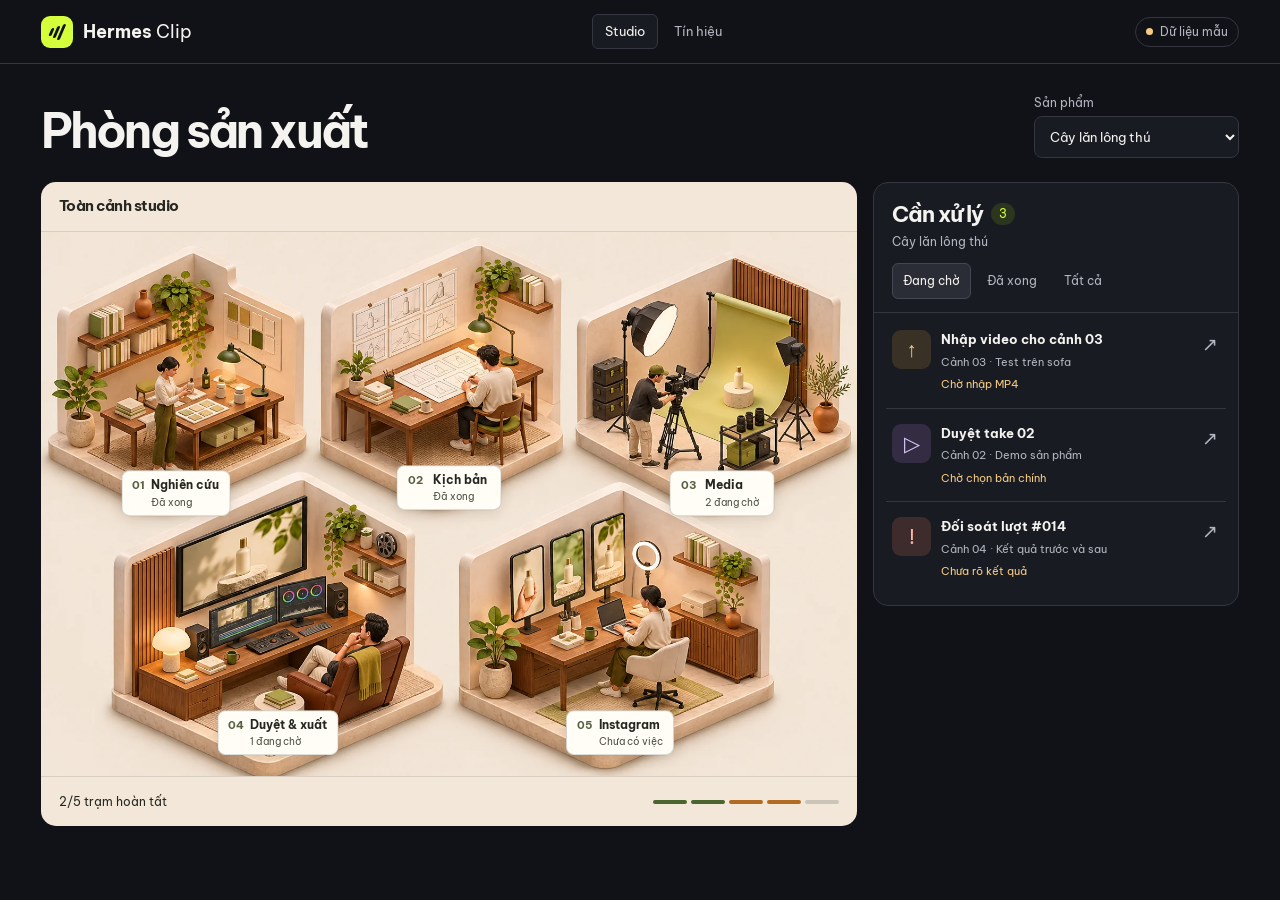
<file: index.html>
<!doctype html>
<html lang="vi">
<head>
  <meta charset="utf-8">
  <meta name="viewport" content="width=device-width, initial-scale=1">
  <meta name="theme-color" content="#111217">
  <title>Phòng sản xuất · Hermes Clip</title>
  <link rel="icon" href="data:,">
  <link rel="stylesheet" href="styles.css">
  <script src="studio.js" defer></script>
</head>
<body>
  <header class="topbar">
    <div class="brand" aria-label="Hermes Clip">
      <span class="brand-mark" aria-hidden="true"><i></i><i></i><i></i></span>
      <span>Hermes<span class="brand-clip"> Clip</span></span>
    </div>
    <nav class="view-nav" aria-label="Màn hình">
      <a href="index.html" aria-current="page">Studio</a>
      <a href="signals.html">Tín hiệu</a>
    </nav>
    <span class="environment"><span aria-hidden="true"></span>Dữ liệu mẫu</span>
  </header>
  <main>
    <div class="page-heading">
      <h1>Phòng sản xuất</h1>
      <label class="product-control" for="product">
        <span>Sản phẩm</span>
        <select id="product"></select>
      </label>
    </div>
    <div class="workspace">
      <section class="studio" aria-labelledby="studio-title">
        <header class="studio-header">
          <h2 id="studio-title">Toàn cảnh studio</h2>
          <span id="studio-controls"></span>
        </header>
        <div class="studio-map">
          <img src="assets/studio.webp" width="1536" height="1024" alt="">
          <div id="stations" class="stations" role="group" aria-label="Các trạm sản xuất"></div>
        </div>
        <footer class="studio-footer" aria-label="Tiến độ sản phẩm">
          <span id="progress-summary"></span>
          <div id="progress-steps" class="progress-steps" aria-hidden="true"></div>
        </footer>
      </section>
      <section class="work-panel" aria-labelledby="work-title">
        <header class="work-header">
          <div class="work-heading">
            <h2 id="work-title">Cần xử lý</h2>
            <span id="pending-count" class="count"></span>
          </div>
          <p id="work-scope"></p>
        </header>
        <div id="filters" class="filters" role="group" aria-label="Lọc trạng thái"></div>
        <div id="tasks" class="tasks"></div>
      </section>
    </div>
    <p id="feedback" class="sr-only" role="status"></p>
  </main>
  <dialog id="detail" aria-labelledby="detail-title">
    <div class="detail-content">
      <header class="detail-heading">
        <div>
          <p id="detail-type"></p>
          <h2 id="detail-title" tabindex="-1"></h2>
        </div>
        <form method="dialog" novalidate>
          <button type="submit" class="close-button" aria-label="Đóng">×</button>
        </form>
      </header>
      <div id="detail-body"></div>
    </div>
  </dialog>
</body>
</html>
</file>
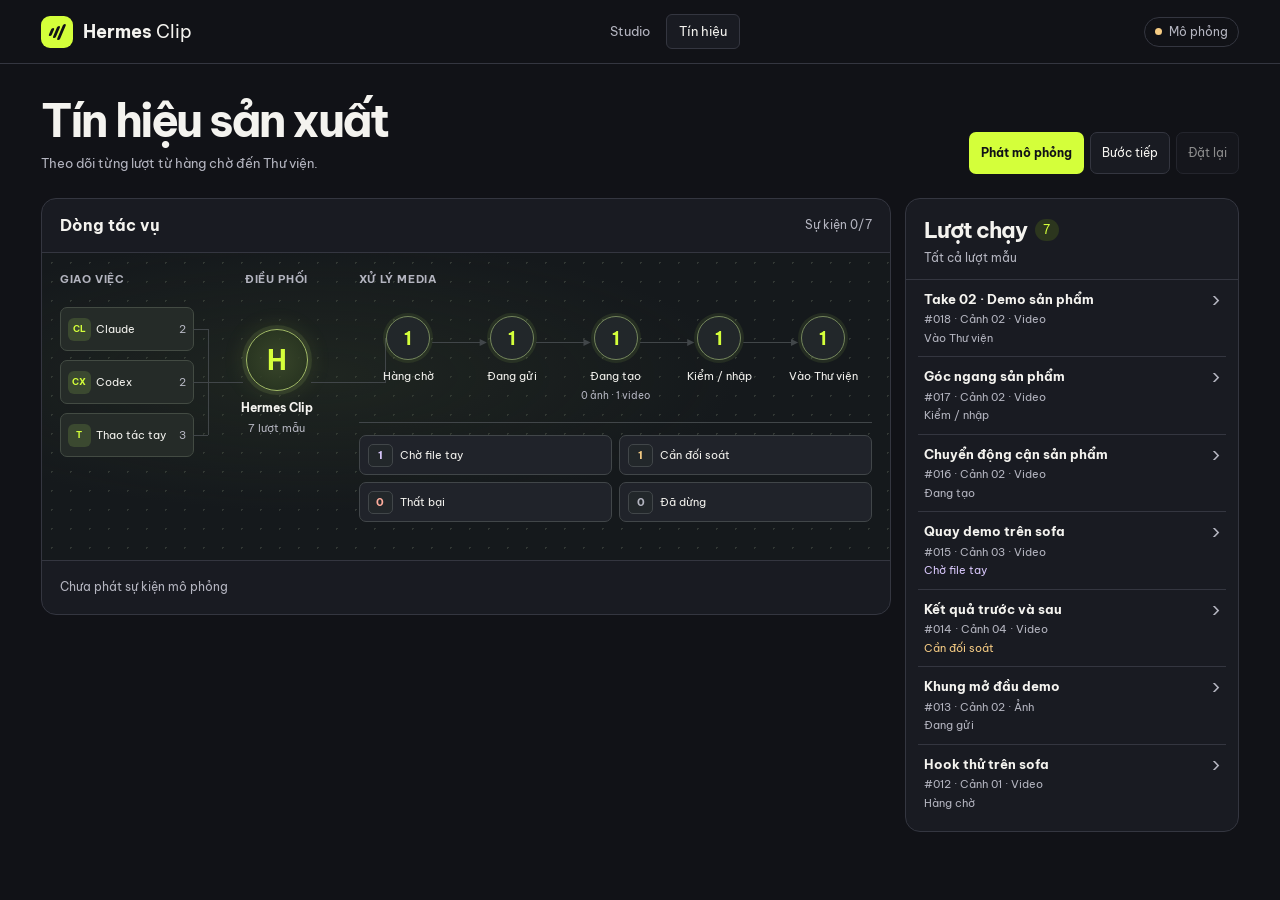
<file: signals.html>
<!doctype html>
<html lang="vi">
<head>
  <meta charset="utf-8">
  <meta name="viewport" content="width=device-width, initial-scale=1">
  <meta name="theme-color" content="#111217">
  <title>Tín hiệu · Hermes Clip</title>
  <link rel="icon" href="data:,">
  <link rel="stylesheet" href="styles.css">
  <link rel="stylesheet" href="signals.css">
  <script src="signals-data.js" defer></script>
  <script src="signals.js" defer></script>
</head>
<body>
  <header class="topbar">
    <div class="brand" aria-label="Hermes Clip">
      <span class="brand-mark" aria-hidden="true"><i></i><i></i><i></i></span>
      <span>Hermes<span class="brand-clip"> Clip</span></span>
    </div>
    <nav class="view-nav" aria-label="Màn hình">
      <a href="index.html">Studio</a>
      <a href="signals.html" aria-current="page">Tín hiệu</a>
    </nav>
    <span class="environment"><span aria-hidden="true"></span>Mô phỏng</span>
  </header>
  <main class="signals">
    <header class="page-heading signal-heading">
      <div>
        <h1>Tín hiệu sản xuất</h1>
        <p>Theo dõi từng lượt từ hàng chờ đến Thư viện.</p>
      </div>
      <div id="replay-controls" class="replay-controls"></div>
    </header>

    <div class="signal-layout">
      <section class="signal-board" aria-labelledby="board-title">
        <header class="board-heading">
          <h2 id="board-title">Dòng tác vụ</h2>
          <span id="replay-step"></span>
        </header>
        <div class="signal-map">
          <section class="origin-lane" aria-labelledby="origin-title">
            <h3 id="origin-title">Giao việc</h3>
            <div id="origins" class="origins"></div>
          </section>
          <section class="core-lane" aria-labelledby="core-title">
            <h3 id="core-title">Điều phối</h3>
            <div id="core" class="signal-core"></div>
          </section>
          <section class="pipeline-lane" aria-labelledby="pipeline-title">
            <h3 id="pipeline-title">Xử lý media</h3>
            <div id="main-flow" class="main-flow" role="group" aria-label="Các bước xử lý"></div>
            <div id="side-flow" class="side-flow" role="group" aria-label="Các trạng thái cần theo dõi"></div>
          </section>
        </div>
        <footer class="board-foot">
          <span id="latest-event"></span>
        </footer>
      </section>

      <section class="signal-list work-panel" aria-labelledby="signal-list-title">
        <header class="work-header">
          <div class="work-heading">
            <h2 id="signal-list-title">Lượt chạy</h2>
            <span id="visible-count" class="count"></span>
          </div>
          <p id="list-scope"></p>
        </header>
        <ul id="jobs" class="job-list"></ul>
      </section>
    </div>
    <p id="replay-feedback" class="sr-only" role="status"></p>
  </main>

  <dialog id="job-dialog" aria-labelledby="job-title">
    <div class="detail-content">
      <header class="detail-heading">
        <div>
          <p id="job-id"></p>
          <h2 id="job-title" tabindex="-1"></h2>
        </div>
        <form method="dialog" novalidate>
          <button type="submit" class="close-button" aria-label="Đóng">×</button>
        </form>
      </header>
      <div id="job-detail"></div>
    </div>
  </dialog>
</body>
</html>
</file>
<file: styles.css>
@font-face {
  font-family: "Be Vietnam Pro";
  src: url("assets/be-vietnam-pro.woff") format("woff");
  font-weight: 400;
  font-display: swap;
}
@font-face {
  font-family: "Be Vietnam Pro";
  src: url("assets/be-vietnam-pro-bold.woff") format("woff");
  font-weight: 600 800;
  font-display: swap;
}
:root {
  color-scheme: dark;
  --page: #111217;
  --panel: #191b22;
  --line: #343640;
  --ink: #f4f3ef;
  --muted: #b4b5c0;
  --accent: #d4ff3a;
  --studio: #f2e7d9;
  --studio-ink: #252720;
  --amber: #f6cc84;
  --green: #9ae1b1;
  --violet: #d9c8fc;
  --font-body: "Be Vietnam Pro", "Segoe UI", sans-serif;
  --font-title: var(--font-body);
  background: var(--page);
  color: var(--ink);
  font: 14px/1.5 var(--font-body);
}
*, *::before, *::after { box-sizing: border-box; }
body, h1, h2, p { margin: 0; }
button, select, input { font: inherit; }
button, select { cursor: pointer; }
button:focus-visible, select:focus-visible, input:focus-visible, video:focus-visible {
  outline: 2px solid var(--accent);
  outline-offset: 3px;
}
[hidden] { display: none !important; }
.sr-only {
  position: absolute;
  width: 1px;
  height: 1px;
  overflow: hidden;
  clip-path: inset(50%);
  white-space: nowrap;
}
.topbar {
  min-height: 64px;
  padding: 12px clamp(18px, 3.2vw, 56px);
  border-bottom: 1px solid var(--line);
  display: flex;
  align-items: center;
  justify-content: space-between;
  gap: 12px;
}
.brand { display: inline-flex; align-items: center; gap: 10px; font: 700 18px/1 var(--font-title); }
.brand-clip { font-weight: 400; }
.brand-mark {
  display: inline-flex;
  align-items: center;
  justify-content: center;
  gap: 2px;
  width: 32px;
  height: 32px;
  border-radius: 9px;
  background: var(--accent);
}
.brand-mark i { width: 3px; height: 12px; border-radius: 2px; background: var(--page); transform: skewX(-23deg); }
.brand-mark i:nth-child(1) { height: 8px; }
.brand-mark i:nth-child(3) { height: 16px; }
.environment {
  display: inline-flex;
  align-items: center;
  gap: 7px;
  border: 1px solid var(--line);
  border-radius: 99px;
  padding: 5px 10px;
  color: var(--muted);
  font-size: 12px;
  white-space: nowrap;
}
.environment span { width: 7px; height: 7px; border-radius: 50%; background: var(--amber); }
main { width: min(100%, 1740px); margin: auto; padding: 30px clamp(18px, 3.2vw, 56px) 32px; }
.page-heading { display: flex; justify-content: space-between; align-items: end; gap: 18px; margin-bottom: 24px; }
h1 { font: 650 clamp(30px, 3.65vw, 57px)/1.13 var(--font-title); letter-spacing: -.061em; }
.product-control { display: grid; gap: 4px; color: var(--muted); font-size: 12px; min-width: 205px; }
select {
  min-height: 42px;
  padding: 8px 28px 8px 11px;
  border: 1px solid var(--line);
  border-radius: 8px;
  background: var(--panel);
  color: var(--ink);
  font-size: 13px;
}
.workspace { display: grid; grid-template-columns: minmax(0, 2.23fr) minmax(314px, 1fr); gap: 16px; align-items: start; }
.studio, .work-panel { border-radius: 15px; overflow: hidden; }
.studio { background: var(--studio); color: var(--studio-ink); }
.studio-header, .studio-footer { min-height: 50px; display: flex; align-items: center; justify-content: space-between; gap: 8px; padding: 7px 18px; }
.studio-header { border-bottom: 1px solid #25272020; }
.studio-header h2 { font: 650 15px/1.25 var(--font-title); letter-spacing: -.035em; }
.studio-footer { border-top: 1px solid #25272020; font-size: 12px; }
.plain-button {
  min-height: 35px;
  padding: 4px 8px;
  color: inherit;
  background: transparent;
  border: 1px solid #25272050;
  border-radius: 7px;
}
.studio button:focus-visible { outline-color: #283700; }
.studio-map { position: relative; isolation: isolate; }
.studio-map img { width: 100%; height: auto; display: block; }
.station {
  position: absolute;
  left: var(--x);
  top: var(--y);
  transform: translate(-50%, -50%);
  min-height: 42px;
  min-width: 105px;
  display: grid;
  grid-template-columns: auto auto;
  grid-template-rows: auto auto;
  align-content: center;
  column-gap: 6px;
  border: 1px solid #2f342a34;
  border-radius: 8px;
  color: var(--studio-ink);
  background: #fffdf6;
  padding: 5px 10px;
  text-align: left;
  box-shadow: 0 3px 13px #35302020;
  white-space: nowrap;
}
.station:hover { border-color: #536538; }
.station[aria-pressed="true"] { background: #e9ffc0; border-color: #4b6920; box-shadow: 0 0 0 2px #587d2c35; }
.station-name { font-weight: 700; font-size: 12px; }
.station-index { font: 700 11px/1.7 var(--font-title); color: #576043; }
.station-status { grid-column: 2; font-size: 10px; color: #4d5344; }
.progress-steps { display: flex; gap: 4px; }
.progress-steps span { width: clamp(13px, 3vw, 34px); height: 4px; background: #cbc5b9; border-radius: 3px; }
.progress-steps .complete { background: #4b652e; }
.progress-steps .active { background: #b26b23; }
.work-panel { background: var(--panel); border: 1px solid var(--line); }
.work-header { padding: 18px 18px 12px; }
.work-heading { display: flex; align-items: center; gap: 8px; }
.work-heading h2, .detail-heading h2 { font: 650 22px/1.2 var(--font-title); letter-spacing: -.045em; }
.count { min-width: 24px; text-align: center; border-radius: 99px; padding: 2px 6px; color: var(--accent); background: #2c361e; font-size: 12px; }
.work-header p { margin-top: 6px; color: var(--muted); font-size: 12px; }
.filters { display: flex; gap: 5px; padding: 0 18px 13px; border-bottom: 1px solid var(--line); }
.filters button { min-height: 36px; padding: 3px 10px; border-radius: 6px; border: 1px solid transparent; background: transparent; color: var(--muted); font-size: 12px; }
.filters button:hover { color: var(--ink); }
.filters button[aria-pressed="true"] { color: var(--ink); background: #2a2d36; border-color: #444752; }
.tasks { display: grid; padding: 2px 12px 10px; }
.task {
  display: grid;
  grid-template-columns: 39px minmax(0, 1fr) 18px;
  align-items: start;
  gap: 10px;
  padding: 15px 6px;
  text-align: left;
  border: 0;
  border-bottom: 1px solid var(--line);
  background: transparent;
  color: var(--ink);
  width: 100%;
}
.task:last-child { border-bottom: 0; }
.task:hover { background: #23252f; border-radius: 6px; }
.task:focus-visible { outline-offset: -2px; border-radius: 6px; }
.task-icon { display: grid; place-items: center; width: 39px; height: 39px; border-radius: 9px; font-size: 21px; line-height: 1; }
.task-icon[data-tone="media"] { color: var(--amber); background: #393126; }
.task-icon[data-tone="review"] { color: var(--violet); background: #332c42; }
.task-icon[data-tone="job"] { color: #ffb6a0; background: #3e2b2b; }
.task-icon[data-tone="record"] { color: var(--green); background: #263930; }
.task-title, .task-context, .task-status { display: block; overflow-wrap: anywhere; }
.task-title { font-weight: 700; font-size: 13px; }
.task-context { margin-top: 4px; color: var(--muted); font-size: 11px; }
.task-status { margin-top: 6px; color: var(--amber); font-size: 11px; }
.task[data-done="true"] .task-status { color: var(--green); }
.task-arrow { color: var(--muted); font-size: 19px; line-height: 1.5; }
.empty { margin: 20px 6px; color: var(--muted); font-size: 13px; }
dialog {
  width: min(500px, calc(100% - 24px));
  max-height: calc(100% - 24px);
  border-radius: 15px;
  border: 1px solid #505360;
  padding: 0;
  background: var(--panel);
  color: var(--ink);
  box-shadow: 0 24px 90px #0009;
}
dialog::backdrop { background: #090a0dc0; }
.detail-content { padding: 20px; }
.detail-heading { display: flex; align-items: start; justify-content: space-between; gap: 14px; margin-bottom: 14px; }
.detail-heading p { color: var(--muted); font-size: 12px; margin-bottom: 4px; }
.close-button { width: 42px; height: 42px; border-radius: 8px; border: 1px solid var(--line); background: transparent; color: var(--ink); font-size: 24px; line-height: 1; }
.detail-context, .detail-note { color: var(--muted); font-size: 13px; }
.detail-note { margin: 12px 0; }
.detail-error { color: #ffb6a0; margin-top: 8px; }
.file-input { display: block; width: 100%; margin-top: 10px; color: var(--ink); }
.file-input::file-selector-button, .primary-button { padding: 8px 12px; border: 1px solid transparent; border-radius: 7px; color: var(--page); background: var(--accent); font-weight: 700; cursor: pointer; }
.file-input::file-selector-button { margin-right: 9px; }
.primary-button { display: inline-block; min-height: 42px; margin-top: 12px; }
.preview { display: block; width: 100%; aspect-ratio: 16 / 9; max-height: 42vh; margin-top: 12px; border-radius: 8px; background: var(--page); }
.timeline { padding-left: 20px; display: grid; gap: 8px; }
.timeline time { display: inline-block; min-width: 55px; color: var(--muted); font-variant-numeric: tabular-nums; }
@media (max-width: 1020px) {
  .workspace { grid-template-columns: minmax(0, 1.7fr) minmax(284px, 1fr); }
  .station { padding-inline: 6px; min-width: 88px; }
  .station-name { font-size: 11px; }
}
@media (max-width: 760px) {
  main { padding-top: 19px; }
  .page-heading { align-items: stretch; flex-direction: column; gap: 13px; margin-bottom: 16px; }
  .product-control { min-width: 0; }
  .workspace { grid-template-columns: minmax(0, 1fr); }
  .stations { position: static; padding: 8px 12px 12px; display: flex; flex-wrap: wrap; gap: 6px; }
  .station { position: static; transform: none; flex: 1 1 auto; min-height: 44px; box-shadow: none; }
  .studio-header, .studio-footer { padding-inline: 12px; }
}

.view-nav { display: flex; align-items: center; gap: 3px; }
.view-nav a {
  padding: 7px 12px;
  border: 1px solid transparent;
  border-radius: 6px;
  color: var(--muted);
  font-size: 13px;
  text-decoration: none;
  white-space: nowrap;
}
.view-nav a:hover { color: var(--ink); }
.view-nav a[aria-current="page"] { color: var(--ink); background: var(--panel); border-color: var(--line); }
.view-nav a:focus-visible { outline: 2px solid var(--accent); outline-offset: 2px; }
@media (max-width: 540px) {
  .topbar:has(.view-nav) { display: grid; grid-template-columns: 1fr auto; }
  .topbar .view-nav { grid-row: 2; grid-column: 1 / -1; }
}
</file>
<file: signals.css>
.signals {
  --track: #414649;
  --quiet: #20232a;
  --node: #22272a;
  --node-ink: var(--muted);
}
.signal-heading p { margin-top: 8px; color: var(--muted); font-size: 13px; }
.signal-heading h1 { font-size: clamp(32px, 3.6vw, 56px); }
.replay-controls { display: flex; flex-wrap: wrap; gap: 6px; }
.signal-action {
  min-height: 42px;
  padding: 7px 11px;
  border: 1px solid var(--line);
  border-radius: 7px;
  color: var(--ink);
  background: var(--panel);
  font-size: 12px;
  white-space: nowrap;
}
.signal-action:hover:not(:disabled) { border-color: var(--muted); }
.signal-primary { background: var(--accent); color: var(--page); font-weight: 700; border-color: transparent; }
.signal-action:disabled { opacity: .54; cursor: default; }
.signal-layout { display: grid; grid-template-columns: minmax(0, 2.55fr) minmax(275px, 1fr); gap: 14px; align-items: start; }
.signal-board { min-width: 0; border: 1px solid var(--line); border-radius: 15px; overflow: hidden; background: var(--panel); }
.board-heading, .board-foot {
  min-height: 54px;
  padding: 12px 18px;
  display: flex;
  align-items: center;
  justify-content: space-between;
  gap: 12px;
}
.board-heading { border-bottom: 1px solid var(--line); }
.board-heading h2 { font-size: 16px; }
.board-heading span, .board-foot { color: var(--muted); font-size: 12px; }
.board-foot { border-top: 1px solid var(--line); font-variant-numeric: tabular-nums; }
.signal-map {
  display: grid;
  grid-template-columns: minmax(110px, .85fr) minmax(112px, .85fr) minmax(0, 3.25fr);
  min-height: 307px;
  padding: 18px 18px 20px;
  gap: 15px;
  background:
    radial-gradient(ellipse at 32% 40%, #38452b45, transparent 52%),
    radial-gradient(circle, #c5d5b329 1px, transparent 1px) 0 0 / 19px 19px,
    #15191c;
}
.signal-map h3 {
  margin: 0 0 20px;
  color: var(--muted);
  font-size: 11px;
  font-weight: 700;
  letter-spacing: .055em;
  text-transform: uppercase;
}
.core-lane h3 { text-align: center; }
.origins { display: grid; gap: 9px; position: relative; }
.origins::after {
  content: "";
  position: absolute;
  top: 22px;
  bottom: 22px;
  right: -15px;
  border-right: 1px solid var(--track);
}
.origin-button {
  width: 100%;
  min-height: 44px;
  display: grid;
  grid-template-columns: auto minmax(0, 1fr) auto;
  align-items: center;
  gap: 5px;
  padding: 5px 7px;
  text-align: left;
  border: 1px solid #434b43;
  border-radius: 7px;
  color: var(--ink);
  background: #252b28;
  font-size: 11px;
  position: relative;
}
.origin-button::after {
  position: absolute;
  content: "";
  left: 100%;
  top: 50%;
  width: 15px;
  height: 1px;
  background: var(--track);
  pointer-events: none;
}
.origin-button[aria-pressed="true"] { background: #354322; border-color: var(--accent); }
.origin-initials { display: grid; place-items: center; width: 23px; height: 23px; border-radius: 6px; color: var(--accent); background: #3b4930; font-size: 9px; font-weight: 700; }
.origin-total { color: var(--muted); font-variant-numeric: tabular-nums; }
.signal-core {
  min-height: 151px;
  display: grid;
  place-items: center;
  position: relative;
}
.signal-core::before, .signal-core::after {
  content: "";
  position: absolute;
  width: calc(50% - 34px);
  height: 1px;
  top: 75px;
  background: var(--track);
}
.signal-core::before { left: 0; }
.signal-core::after { right: 0; }
.core-button { display: grid; justify-items: center; gap: 3px; border: 0; background: transparent; color: var(--ink); padding: 5px 3px; border-radius: 8px; }
.core-symbol {
  width: 62px;
  height: 62px;
  display: grid;
  place-items: center;
  border: 1px solid #a4bd68;
  border-radius: 50%;
  background: radial-gradient(circle, #7897424a, #293521 72%);
  box-shadow: 0 0 0 4px #8ca85828, 0 0 25px #b6df4b27;
  color: var(--accent);
  font-size: 27px;
  font-weight: 800;
}
.core-name { margin-top: 5px; font-size: 12px; font-weight: 700; white-space: nowrap; }
.core-count { color: var(--muted); font-size: 11px; }
.main-flow { display: grid; grid-template-columns: repeat(5, minmax(0, 1fr)); align-items: start; gap: 5px; position: relative; }
.main-flow::before {
  content: "";
  position: absolute;
  left: -15px;
  top: 31px;
  height: 45px;
  width: calc(10% - 9px);
  border-right: 1px solid var(--track);
  border-bottom: 1px solid var(--track);
  pointer-events: none;
}
.signal-node {
  min-height: 104px;
  display: grid;
  justify-items: center;
  align-content: start;
  gap: 9px;
  background: transparent;
  color: var(--ink);
  border: 1px solid transparent;
  border-radius: 7px;
  padding: 8px 2px 6px;
  position: relative;
  min-width: 0;
}
.signal-node::after {
  position: absolute;
  content: "";
  left: calc(50% + 24px);
  top: 31px;
  width: calc(100% - 42px);
  height: 7px;
  pointer-events: none;
  background: var(--track);
  clip-path: polygon(0 43%, 87% 43%, 87% 0, 100% 50%, 87% 100%, 87% 57%, 0 57%);
}
.signal-node:last-child::after { content: none; }
.signal-total {
  display: grid;
  place-items: center;
  min-width: 44px;
  height: 44px;
  border-radius: 50%;
  border: 1px solid var(--track);
  background: var(--node);
  color: var(--node-ink);
  font-size: 18px;
  font-weight: 700;
  font-variant-numeric: tabular-nums;
}
.signal-label { font-size: 11px; line-height: 1.35; }
.signal-breakdown { margin-top: -5px; font-size: 10px; color: var(--muted); }
.signal-node[data-has-jobs="true"] { --node-ink: var(--accent); }
.signal-node[data-has-jobs="true"] .signal-total { border-color: #74865c; box-shadow: 0 0 0 3px #7c9c4826; }
.signal-node[aria-pressed="true"], .signal-side[aria-pressed="true"] { background: #303d25; border-color: #a4c570; }
.signal-node:hover, .signal-side:hover, .origin-button:hover { border-color: #a4c570; }
.side-flow { display: grid; grid-template-columns: repeat(2, minmax(0, 1fr)); gap: 7px; margin-top: 11px; padding-top: 12px; border-top: 1px solid var(--track); }
.signal-side {
  min-height: 40px;
  display: flex;
  align-items: center;
  gap: 7px;
  padding: 5px 8px;
  border: 1px solid var(--track);
  border-radius: 7px;
  background: var(--quiet);
  color: var(--ink);
  text-align: left;
}
.signal-side .signal-total { height: 23px; min-width: 25px; padding-inline: 4px; border-radius: 5px; font-size: 11px; }
[data-stage="attention"] { --node-ink: var(--amber); }
[data-stage="failed"] { --node-ink: #ffad9d; }
[data-stage="manual"] { --node-ink: var(--violet); }
.signal-node[data-event="true"] .signal-total, .signal-side[data-event="true"] .signal-total { animation: signal-pulse .7s ease-out both; }
@keyframes signal-pulse { from { box-shadow: 0 0 0 4px #d4ff3a66; } to { box-shadow: 0 0 0 8px #d4ff3a00; } }
.job-list { margin: 0; padding: 0 12px 10px; list-style: none; border-top: 1px solid var(--line); max-height: clamp(466px, 66vh, 565px); overflow: auto; }
.job-list li + li { border-top: 1px solid var(--line); }
.job-row {
  width: 100%;
  display: grid;
  grid-template-columns: minmax(0, 1fr) auto;
  align-items: start;
  gap: 8px;
  padding: 10px 6px;
  color: var(--ink);
  text-align: left;
  border: 0;
  background: transparent;
}
.job-row:hover { background: #24282e; }
.job-row:focus-visible { outline-offset: -2px; border-radius: 6px; }
.job-row-title, .job-context, .job-phase { display: block; overflow-wrap: anywhere; }
.job-row-title { font-size: 13px; font-weight: 700; }
.job-context, .job-phase { margin-top: 2px; font-size: 11px; color: var(--muted); }
.job-phase { color: var(--node-ink, var(--muted)); }
.job-row-arrow { color: var(--muted); font-size: 20px; line-height: 1; }
.job-summary { margin: 0; }
.job-summary div { display: grid; grid-template-columns: minmax(95px, .9fr) 2fr; gap: 8px; padding-block: 5px; border-bottom: 1px solid var(--line); }
.job-summary dt { color: var(--muted); }
.job-summary dd { margin: 0; overflow-wrap: anywhere; }
.job-history-heading { font-size: 14px; margin-bottom: 8px; }
@media (max-width: 1120px) {
  .signal-layout { grid-template-columns: 1fr; }
}
@media (max-width: 700px) {
  .signal-map { grid-template-columns: repeat(2, minmax(0, 1fr)); gap: 14px 10px; padding: 14px; }
  .pipeline-lane { grid-column: 1 / -1; }
  .signal-map h3 { margin-bottom: 9px; }
  .origin-button::after { width: 10px; }
  .origins::after { right: -10px; }
  .signal-core::after, .main-flow::before { display: none; }
  .main-flow { gap: 2px; }
}
@media (max-width: 380px) {
  .signal-node::after { display: none; }
}
@media (prefers-reduced-motion: reduce) {
  .signal-node[data-event="true"] .signal-total, .signal-side[data-event="true"] .signal-total { animation: none; }
}
</file>
